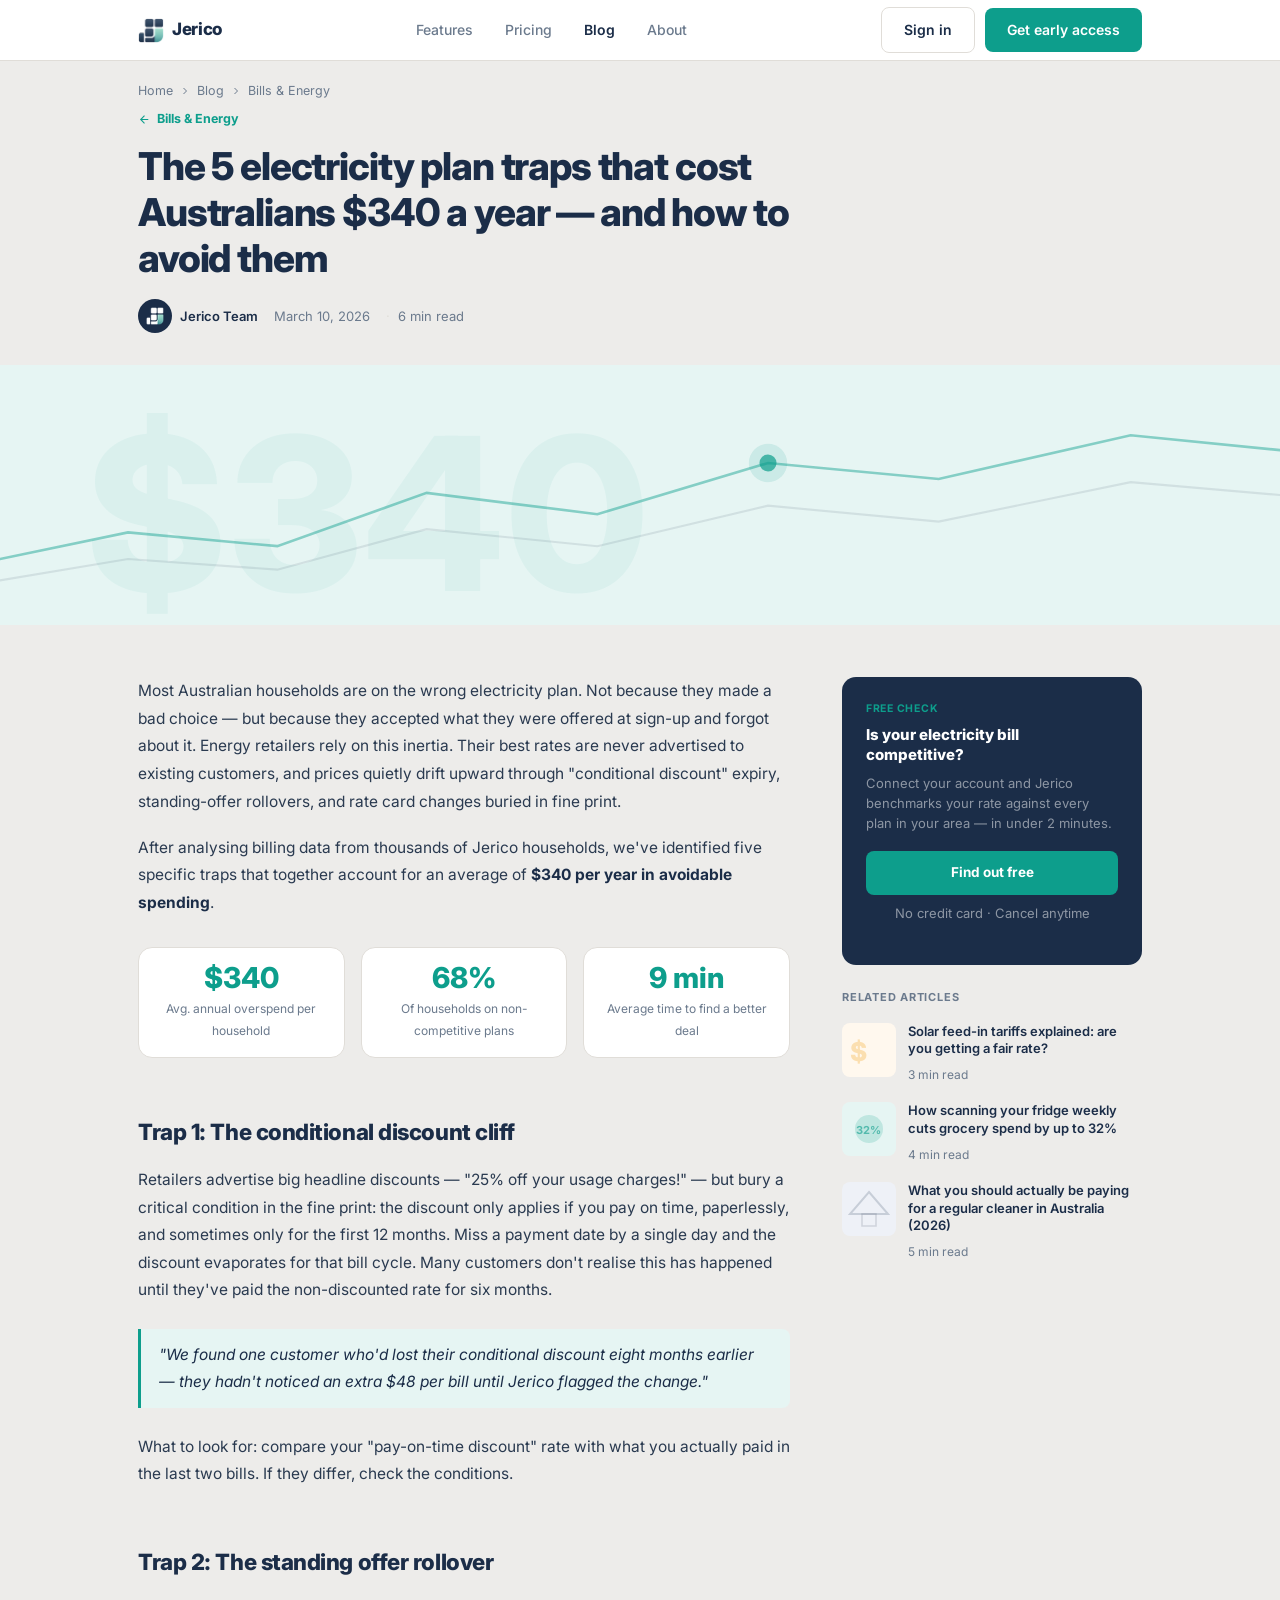
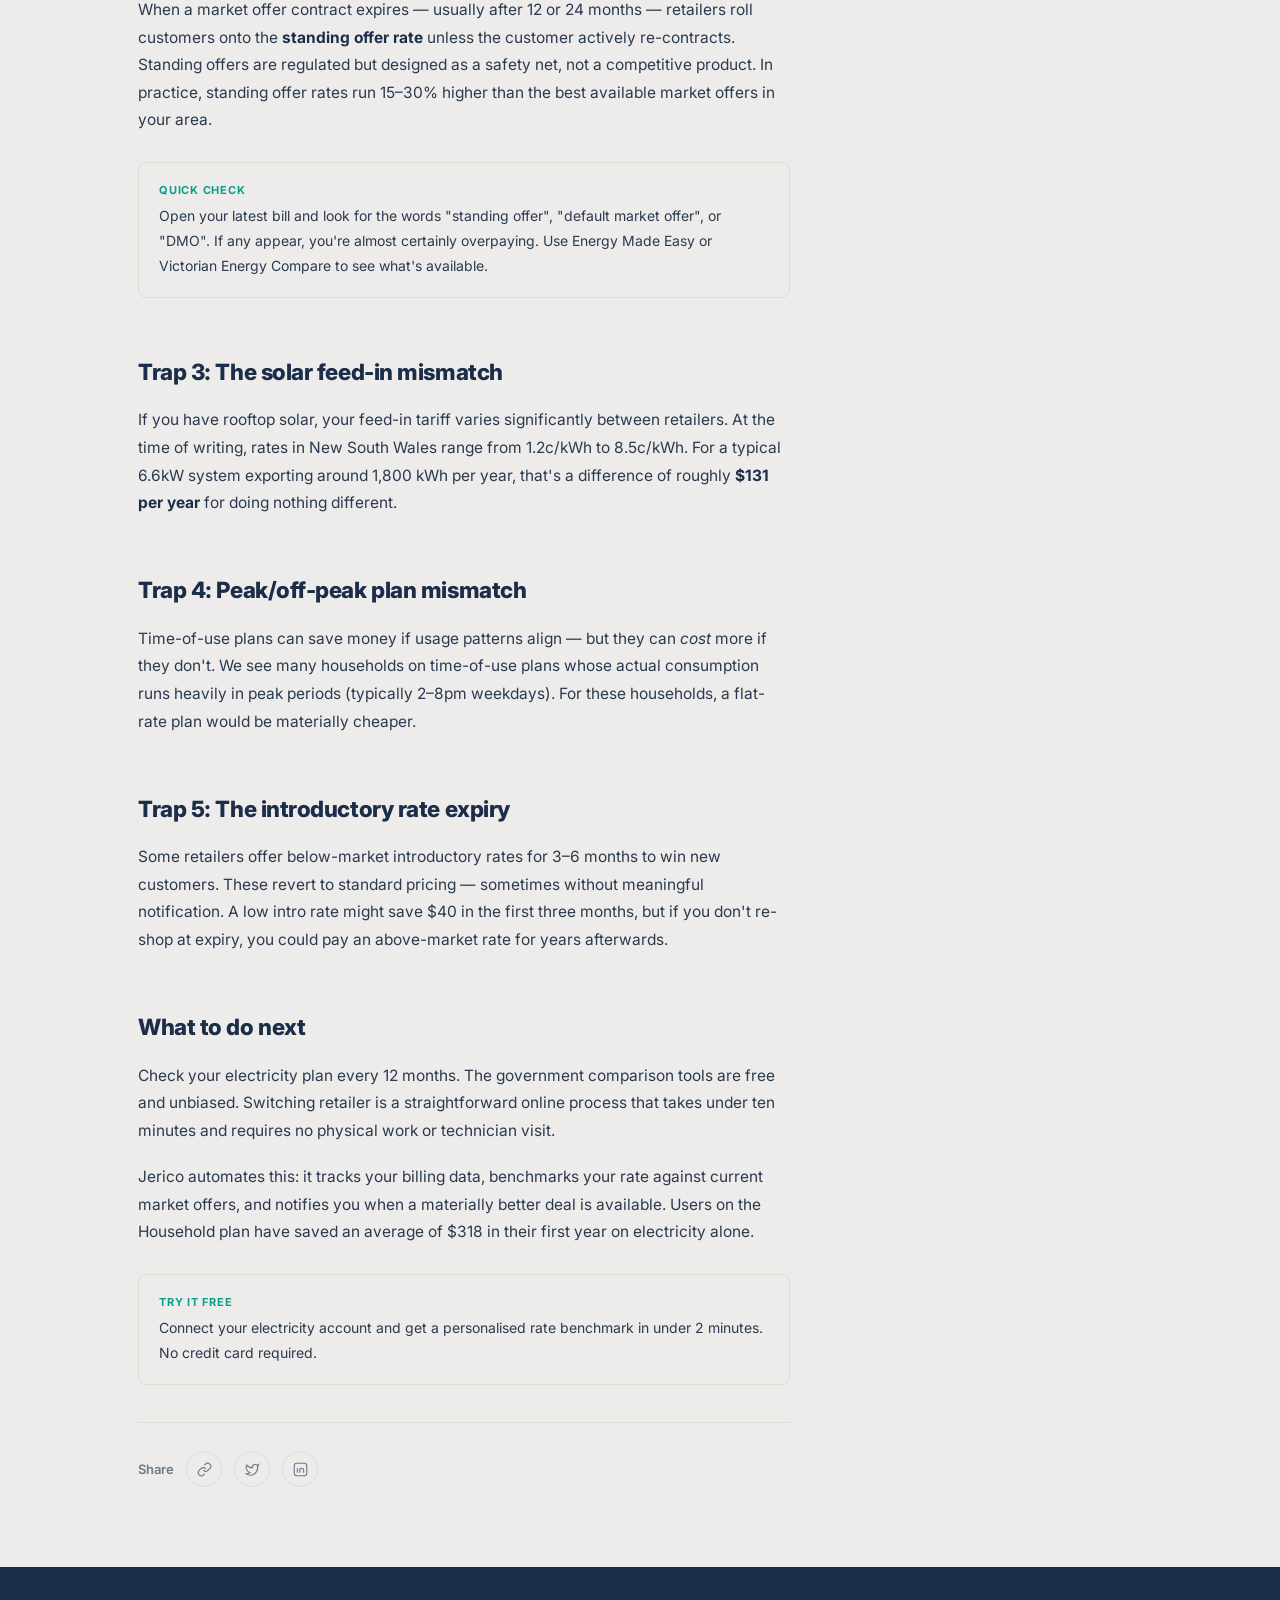
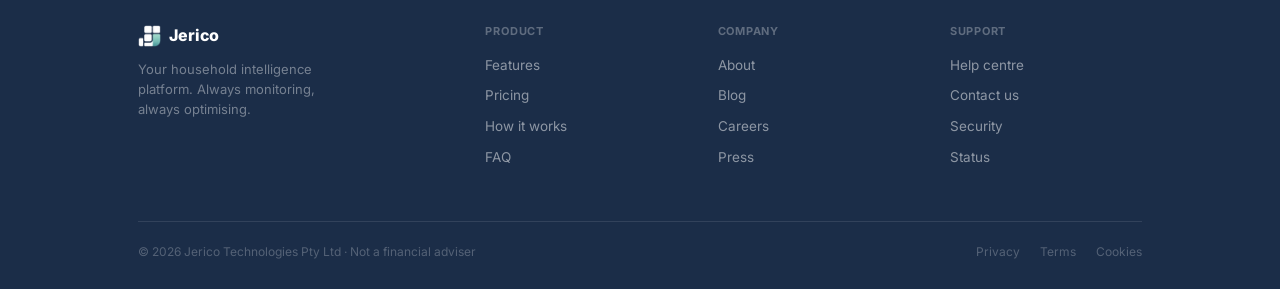
<file: blog-post.html>
<!DOCTYPE html>
<html lang="en">
<head>
<meta charset="UTF-8">
<meta name="viewport" content="width=device-width, initial-scale=1.0">
<title>5 electricity plan traps costing Australians $340/yr — Jerico Blog</title>
<link rel="preconnect" href="https://fonts.googleapis.com">
<link rel="preconnect" href="https://fonts.gstatic.com" crossorigin>
<link href="https://fonts.googleapis.com/css2?family=Inter:wght@400;500;600;700;800&display=swap" rel="stylesheet">
<link rel="stylesheet" href="style.css">
</head>
<body>

<nav class="nav">
  <div class="nav-inner">
    <a href="index.html" class="brand">
      <img src="[data-uri]" class="brand-icon" alt="Jerico">
      <span class="brand-name">Jerico</span>
    </a>
    <div class="nav-links">
      <a href="index.html#features">Features</a>
      <a href="index.html#pricing">Pricing</a>
      <a href="blog.html" class="active">Blog</a>
      <a href="index.html#about">About</a>
    </div>
    <div class="nav-ctas">
      <a href="../jerico-prototype.html" class="btn btn-outline">Sign in</a>
      <a href="index.html#cta" class="btn btn-teal">Get early access</a>
    </div>
  </div>
</nav>

<div class="post-hero-bg">
  <div class="wrap">
    <nav class="breadcrumb">
      <a href="index.html">Home</a>
      <svg width="12" height="12" fill="none" stroke="currentColor" stroke-width="2" viewBox="0 0 24 24"><path d="M9 18l6-6-6-6"/></svg>
      <a href="blog.html">Blog</a>
      <svg width="12" height="12" fill="none" stroke="currentColor" stroke-width="2" viewBox="0 0 24 24"><path d="M9 18l6-6-6-6"/></svg>
      <span>Bills &amp; Energy</span>
    </nav>
    <a href="blog.html" class="post-cat-link">
      <svg width="13" height="13" fill="none" stroke="currentColor" stroke-width="2" viewBox="0 0 24 24"><path d="M19 12H5M12 5l-7 7 7 7"/></svg>
      Bills &amp; Energy
    </a>
    <h1>The 5 electricity plan traps that cost Australians $340 a year — and how to avoid them</h1>
    <div class="post-meta">
      <div class="post-author">
        <div class="author-av">
          <img src="[data-uri]" style="height:18px;width:auto" alt="">
        </div>
        <span class="author-name">Jerico Team</span>
      </div>
      <time datetime="2026-03-10">March 10, 2026</time>
      <span class="post-read">6 min read</span>
    </div>
  </div>
</div>

<div class="post-visual">
  <svg viewBox="0 0 1200 260" preserveAspectRatio="xMidYMid slice" xmlns="http://www.w3.org/2000/svg">
    <rect width="1200" height="260" fill="#E6F5F3"/>
    <text x="80" y="220" font-family="Inter,sans-serif" font-weight="800" font-size="200" fill="#0D9E8C" opacity=".05">$340</text>
    <polyline points="0,190 120,165 260,178 400,128 560,148 720,100 880,115 1060,74 1200,88" fill="none" stroke="#0D9E8C" stroke-width="2.5" stroke-linecap="round" opacity=".45"/>
    <polyline points="0,210 120,190 260,200 400,162 560,178 720,140 880,155 1060,118 1200,130" fill="none" stroke="#1B2D48" stroke-width="2" stroke-linecap="round" opacity=".10"/>
    <circle cx="720" cy="100" r="8" fill="#0D9E8C" opacity=".7"/>
    <circle cx="720" cy="100" r="18" fill="#0D9E8C" opacity=".12"/>
  </svg>
</div>

<div class="wrap">
  <div class="post-layout">
    <article class="post-body">
      <p>Most Australian households are on the wrong electricity plan. Not because they made a bad choice — but because they accepted what they were offered at sign-up and forgot about it. Energy retailers rely on this inertia. Their best rates are never advertised to existing customers, and prices quietly drift upward through "conditional discount" expiry, standing-offer rollovers, and rate card changes buried in fine print.</p>
      <p>After analysing billing data from thousands of Jerico households, we've identified five specific traps that together account for an average of <strong>$340 per year in avoidable spending</strong>.</p>

      <div class="p-stats">
        <div class="p-stat"><div class="n">$340</div><div class="l">Avg. annual overspend per household</div></div>
        <div class="p-stat"><div class="n">68%</div><div class="l">Of households on non-competitive plans</div></div>
        <div class="p-stat"><div class="n">9 min</div><div class="l">Average time to find a better deal</div></div>
      </div>

      <h2>Trap 1: The conditional discount cliff</h2>
      <p>Retailers advertise big headline discounts — "25% off your usage charges!" — but bury a critical condition in the fine print: the discount only applies if you pay on time, paperlessly, and sometimes only for the first 12 months. Miss a payment date by a single day and the discount evaporates for that bill cycle. Many customers don't realise this has happened until they've paid the non-discounted rate for six months.</p>
      <blockquote>"We found one customer who'd lost their conditional discount eight months earlier — they hadn't noticed an extra $48 per bill until Jerico flagged the change."</blockquote>
      <p>What to look for: compare your "pay-on-time discount" rate with what you actually paid in the last two bills. If they differ, check the conditions.</p>

      <h2>Trap 2: The standing offer rollover</h2>
      <p>When a market offer contract expires — usually after 12 or 24 months — retailers roll customers onto the <strong>standing offer rate</strong> unless the customer actively re-contracts. Standing offers are regulated but designed as a safety net, not a competitive product. In practice, standing offer rates run 15–30% higher than the best available market offers in your area.</p>
      <div class="p-callout">
        <p><strong>Quick check</strong> Open your latest bill and look for the words "standing offer", "default market offer", or "DMO". If any appear, you're almost certainly overpaying. Use Energy Made Easy or Victorian Energy Compare to see what's available.</p>
      </div>

      <h2>Trap 3: The solar feed-in mismatch</h2>
      <p>If you have rooftop solar, your feed-in tariff varies significantly between retailers. At the time of writing, rates in New South Wales range from 1.2c/kWh to 8.5c/kWh. For a typical 6.6kW system exporting around 1,800 kWh per year, that's a difference of roughly <strong>$131 per year</strong> for doing nothing different.</p>

      <h2>Trap 4: Peak/off-peak plan mismatch</h2>
      <p>Time-of-use plans can save money if usage patterns align — but they can <em>cost</em> more if they don't. We see many households on time-of-use plans whose actual consumption runs heavily in peak periods (typically 2–8pm weekdays). For these households, a flat-rate plan would be materially cheaper.</p>

      <h2>Trap 5: The introductory rate expiry</h2>
      <p>Some retailers offer below-market introductory rates for 3–6 months to win new customers. These revert to standard pricing — sometimes without meaningful notification. A low intro rate might save $40 in the first three months, but if you don't re-shop at expiry, you could pay an above-market rate for years afterwards.</p>

      <h2>What to do next</h2>
      <p>Check your electricity plan every 12 months. The government comparison tools are free and unbiased. Switching retailer is a straightforward online process that takes under ten minutes and requires no physical work or technician visit.</p>
      <p>Jerico automates this: it tracks your billing data, benchmarks your rate against current market offers, and notifies you when a materially better deal is available. Users on the Household plan have saved an average of $318 in their first year on electricity alone.</p>
      <div class="p-callout">
        <p><strong>Try it free</strong> Connect your electricity account and get a personalised rate benchmark in under 2 minutes. No credit card required.</p>
      </div>

      <div class="post-share">
        <span>Share</span>
        <button class="share-btn" title="Copy link" onclick="navigator.clipboard.writeText(window.location.href)">
          <svg viewBox="0 0 24 24"><path d="M10 13a5 5 0 007.54.54l3-3a5 5 0 00-7.07-7.07l-1.72 1.71"/><path d="M14 11a5 5 0 00-7.54-.54l-3 3a5 5 0 007.07 7.07l1.71-1.71"/></svg>
        </button>
        <button class="share-btn" title="Share on Twitter">
          <svg viewBox="0 0 24 24"><path d="M22 4s-.7 2.1-2 3.4c1.6 10-9.4 17.3-18 11.6 2.2.1 4.4-.6 6-2C3 15.5.5 9.6 3 5c2.2 2.7 5.4 4.3 9 4-.9-4.2 4-6.6 7-3.8 1.1 0 3-1.2 3-1.2z"/></svg>
        </button>
        <button class="share-btn" title="Share on LinkedIn">
          <svg viewBox="0 0 24 24"><rect x="2" y="2" width="20" height="20" rx="4"/><path d="M7 10v7M7 7v.01"/><path d="M11 10v7m0-4a3 3 0 016 0v4"/></svg>
        </button>
      </div>
    </article>

    <aside class="sidebar">
      <div class="sidebar-cta">
        <span class="s-badge">Free check</span>
        <h4>Is your electricity bill competitive?</h4>
        <p>Connect your account and Jerico benchmarks your rate against every plan in your area — in under 2 minutes.</p>
        <a href="index.html#cta" class="s-cta-btn">Find out free</a>
        <p class="s-note">No credit card · Cancel anytime</p>
      </div>
      <div class="sidebar-rel">
        <h5>Related articles</h5>
        <a href="blog-post.html" class="rel-item" style="text-decoration:none">
          <div class="rel-thumb">
            <svg viewBox="0 0 54 54"><rect width="54" height="54" fill="#FFF8EE"/><text x="8" y="38" font-size="26" font-family="Inter,sans-serif" font-weight="800" fill="#f5a623" opacity=".3">$</text></svg>
          </div>
          <div>
            <h6>Solar feed-in tariffs explained: are you getting a fair rate?</h6>
            <span>3 min read</span>
          </div>
        </a>
        <a href="blog-post.html" class="rel-item" style="text-decoration:none">
          <div class="rel-thumb">
            <svg viewBox="0 0 54 54"><rect width="54" height="54" fill="#E6F5F3"/><circle cx="27" cy="27" r="14" fill="#0D9E8C" opacity=".18"/><text x="14" y="32" font-size="11" font-family="Inter,sans-serif" font-weight="700" fill="#0D9E8C" opacity=".6">32%</text></svg>
          </div>
          <div>
            <h6>How scanning your fridge weekly cuts grocery spend by up to 32%</h6>
            <span>4 min read</span>
          </div>
        </a>
        <a href="blog-post.html" class="rel-item" style="text-decoration:none">
          <div class="rel-thumb">
            <svg viewBox="0 0 54 54"><rect width="54" height="54" fill="#EEF1F7"/><polygon points="27,10 46,32 8,32" fill="none" stroke="#1B2D48" stroke-width="2" opacity=".18"/><rect x="20" y="32" width="14" height="12" fill="none" stroke="#1B2D48" stroke-width="1.5" opacity=".15"/></svg>
          </div>
          <div>
            <h6>What you should actually be paying for a regular cleaner in Australia (2026)</h6>
            <span>5 min read</span>
          </div>
        </a>
      </div>
    </aside>
  </div>
</div>

<footer class="footer">
  <div class="wrap">
    <div class="footer-grid">
      <div>
        <div class="footer-brand-row">
          <img src="[data-uri]" class="footer-brand-icon" alt="Jerico">
          <span class="footer-brand-name">Jerico</span>
        </div>
        <p class="footer-tagline">Your household intelligence platform. Always monitoring, always optimising.</p>
      </div>
      <div class="footer-col">
        <h4>Product</h4>
        <a href="index.html#features">Features</a>
        <a href="index.html#pricing">Pricing</a>
        <a href="index.html#how">How it works</a>
        <a href="index.html#faq">FAQ</a>
      </div>
      <div class="footer-col">
        <h4>Company</h4>
        <a href="index.html#about">About</a>
        <a href="blog.html">Blog</a>
        <a href="#">Careers</a>
        <a href="#">Press</a>
      </div>
      <div class="footer-col">
        <h4>Support</h4>
        <a href="#">Help centre</a>
        <a href="#">Contact us</a>
        <a href="#">Security</a>
        <a href="#">Status</a>
      </div>
    </div>
    <div class="footer-btm">
      <span class="footer-copy">&copy; 2026 Jerico Technologies Pty Ltd · Not a financial adviser</span>
      <div class="footer-legal">
        <a href="#">Privacy</a>
        <a href="#">Terms</a>
        <a href="#">Cookies</a>
      </div>
    </div>
  </div>
</footer>

<script>
window.addEventListener('scroll', function(){
  document.querySelector('.nav').classList.toggle('scrolled', window.scrollY > 10);
});
</script>
</body>
</html>
</file>
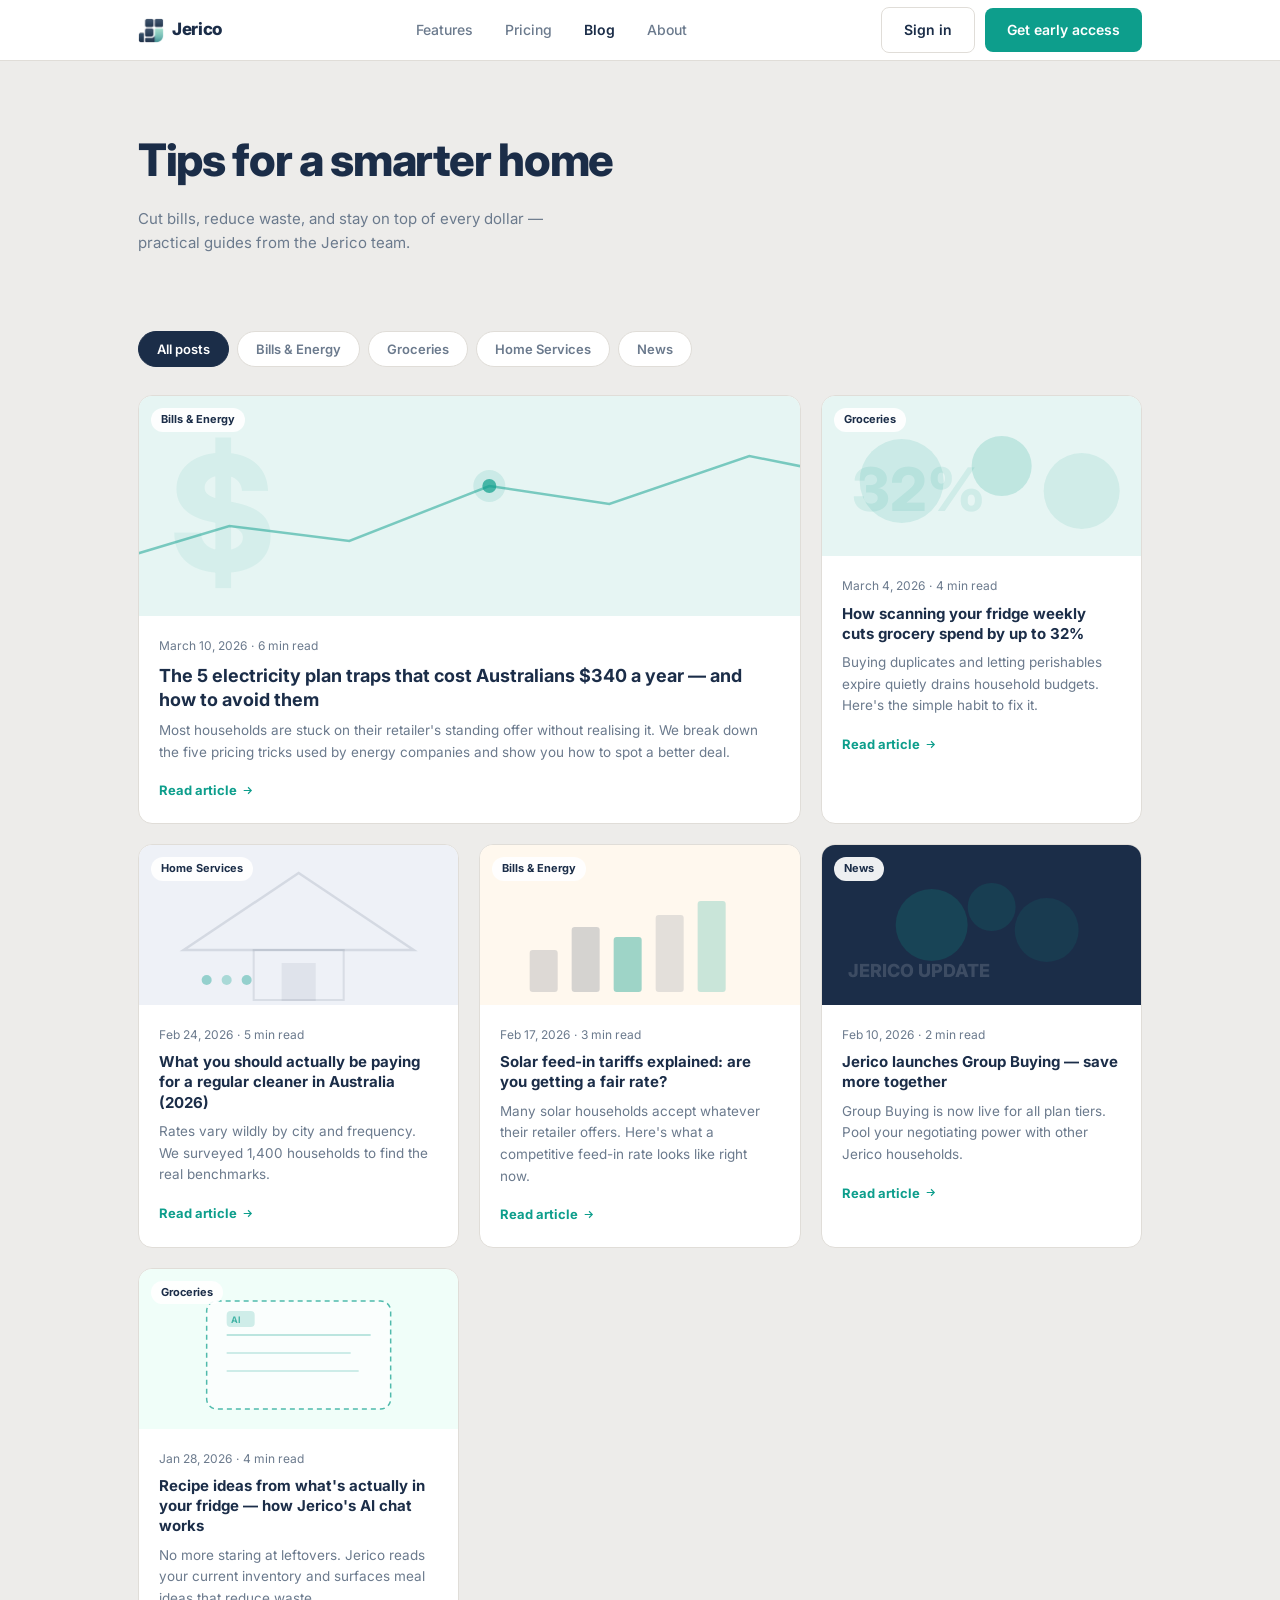
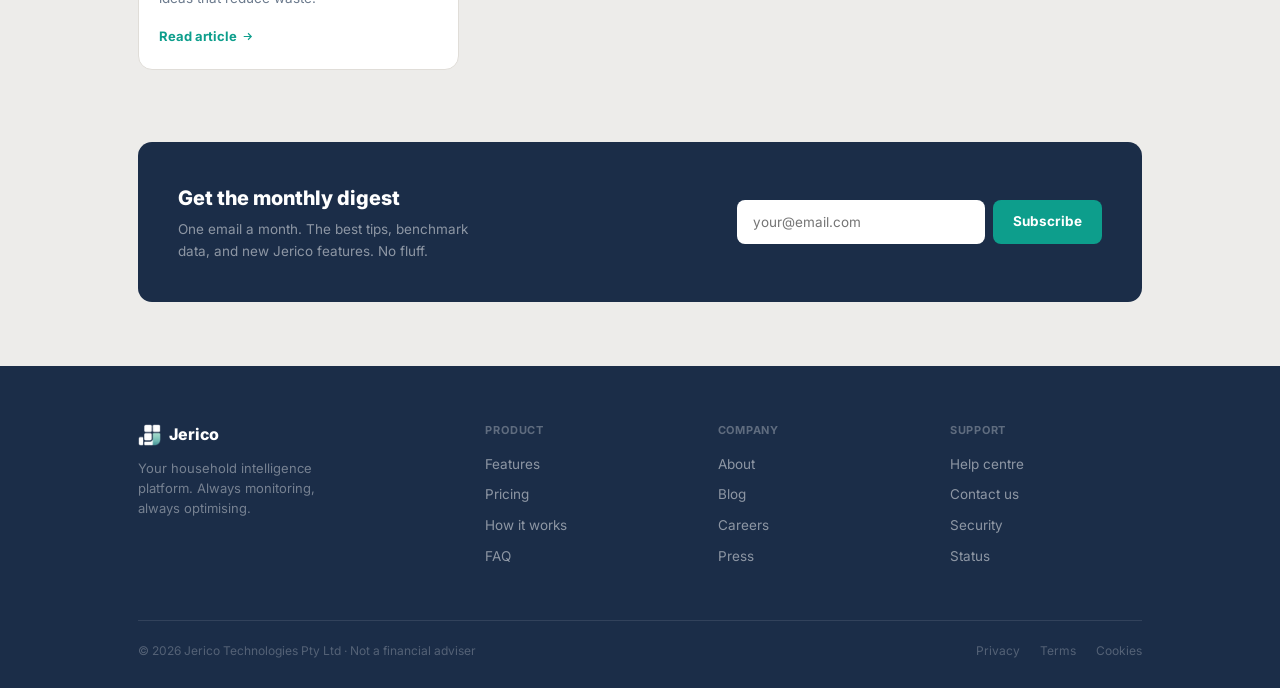
<file: blog.html>
<!DOCTYPE html>
<html lang="en">
<head>
<meta charset="UTF-8">
<meta name="viewport" content="width=device-width, initial-scale=1.0">
<title>Blog — Jerico</title>
<meta name="description" content="Tips on bills, energy, groceries, and home services. Save more every month with Jerico.">
<link rel="preconnect" href="https://fonts.googleapis.com">
<link rel="preconnect" href="https://fonts.gstatic.com" crossorigin>
<link href="https://fonts.googleapis.com/css2?family=Inter:wght@400;500;600;700;800&display=swap" rel="stylesheet">
<link rel="stylesheet" href="style.css">
</head>
<body>

<nav class="nav">
  <div class="nav-inner">
    <a href="index.html" class="brand">
      <img src="[data-uri]" class="brand-icon" alt="Jerico">
      <span class="brand-name">Jerico</span>
    </a>
    <div class="nav-links">
      <a href="index.html#features">Features</a>
      <a href="index.html#pricing">Pricing</a>
      <a href="blog.html" class="active">Blog</a>
      <a href="index.html#about">About</a>
    </div>
    <div class="nav-ctas">
      <a href="../jerico-prototype.html" class="btn btn-outline">Sign in</a>
      <a href="index.html#cta" class="btn btn-teal">Get early access</a>
    </div>
  </div>
</nav>

<div class="blog-hero">
  <div class="wrap">
    <h1>Tips for a smarter home</h1>
    <p>Cut bills, reduce waste, and stay on top of every dollar — practical guides from the Jerico team.</p>
  </div>
</div>

<div class="wrap">
  <div class="filter-bar" id="filterBar">
    <button class="pill active" onclick="filterCat('all',this)">All posts</button>
    <button class="pill" onclick="filterCat('bills',this)">Bills &amp; Energy</button>
    <button class="pill" onclick="filterCat('groceries',this)">Groceries</button>
    <button class="pill" onclick="filterCat('home',this)">Home Services</button>
    <button class="pill" onclick="filterCat('news',this)">News</button>
  </div>

  <div class="article-grid" id="grid">

    <!-- Featured -->
    <article class="art-card featured" data-cat="bills">
      <div class="art-visual">
        <svg viewBox="0 0 680 220" preserveAspectRatio="xMidYMid slice" xmlns="http://www.w3.org/2000/svg">
          <rect width="680" height="220" fill="#E6F5F3"/>
          <text x="40" y="175" font-family="Inter,sans-serif" font-weight="800" font-size="160" fill="#0D9E8C" opacity=".07">$</text>
          <polyline points="0,160 100,130 220,145 360,90 480,108 620,60 680,72" fill="none" stroke="#0D9E8C" stroke-width="2.5" stroke-linecap="round" opacity=".5"/>
          <circle cx="360" cy="90" r="7" fill="#0D9E8C" opacity=".7"/>
          <circle cx="360" cy="90" r="16" fill="#0D9E8C" opacity=".12"/>
        </svg>
        <span class="art-cat">Bills &amp; Energy</span>
      </div>
      <div class="art-body">
        <div class="art-meta"><span>March 10, 2026</span><span class="dot">6 min read</span></div>
        <h3>The 5 electricity plan traps that cost Australians $340 a year — and how to avoid them</h3>
        <p>Most households are stuck on their retailer's standing offer without realising it. We break down the five pricing tricks used by energy companies and show you how to spot a better deal.</p>
        <a href="blog-post.html" class="art-link">Read article <svg viewBox="0 0 24 24"><path d="M5 12h14M13 6l6 6-6 6"/></svg></a>
      </div>
    </article>

    <!-- Card 2 -->
    <article class="art-card" data-cat="groceries">
      <div class="art-visual">
        <svg viewBox="0 0 360 160" preserveAspectRatio="xMidYMid slice" xmlns="http://www.w3.org/2000/svg">
          <rect width="360" height="160" fill="#E6F5F3"/>
          <circle cx="100" cy="85" r="42" fill="#0D9E8C" opacity=".12"/>
          <circle cx="200" cy="70" r="30" fill="#0D9E8C" opacity=".18"/>
          <circle cx="280" cy="95" r="38" fill="#0D9E8C" opacity=".10"/>
          <text x="50" y="115" font-family="Inter,sans-serif" font-weight="800" font-size="60" fill="#0D9E8C" opacity=".10">32%</text>
        </svg>
        <span class="art-cat">Groceries</span>
      </div>
      <div class="art-body">
        <div class="art-meta"><span>March 4, 2026</span><span class="dot">4 min read</span></div>
        <h3>How scanning your fridge weekly cuts grocery spend by up to 32%</h3>
        <p>Buying duplicates and letting perishables expire quietly drains household budgets. Here's the simple habit to fix it.</p>
        <a href="blog-post.html" class="art-link">Read article <svg viewBox="0 0 24 24"><path d="M5 12h14M13 6l6 6-6 6"/></svg></a>
      </div>
    </article>

    <!-- Card 3 -->
    <article class="art-card" data-cat="home">
      <div class="art-visual">
        <svg viewBox="0 0 360 160" preserveAspectRatio="xMidYMid slice" xmlns="http://www.w3.org/2000/svg">
          <rect width="360" height="160" fill="#EEF1F7"/>
          <polygon points="180,28 295,105 65,105" fill="none" stroke="#1B2D48" stroke-width="2.5" opacity=".12"/>
          <rect x="135" y="105" width="90" height="50" fill="none" stroke="#1B2D48" stroke-width="2" opacity=".10"/>
          <rect x="163" y="118" width="34" height="38" fill="#1B2D48" opacity=".07"/>
          <circle cx="88" cy="135" r="5" fill="#0D9E8C" opacity=".4"/>
          <circle cx="108" cy="135" r="5" fill="#0D9E8C" opacity=".3"/>
          <circle cx="128" cy="135" r="5" fill="#0D9E8C" opacity=".4"/>
        </svg>
        <span class="art-cat">Home Services</span>
      </div>
      <div class="art-body">
        <div class="art-meta"><span>Feb 24, 2026</span><span class="dot">5 min read</span></div>
        <h3>What you should actually be paying for a regular cleaner in Australia (2026)</h3>
        <p>Rates vary wildly by city and frequency. We surveyed 1,400 households to find the real benchmarks.</p>
        <a href="blog-post.html" class="art-link">Read article <svg viewBox="0 0 24 24"><path d="M5 12h14M13 6l6 6-6 6"/></svg></a>
      </div>
    </article>

    <!-- Card 4 -->
    <article class="art-card" data-cat="bills">
      <div class="art-visual">
        <svg viewBox="0 0 360 160" preserveAspectRatio="xMidYMid slice" xmlns="http://www.w3.org/2000/svg">
          <rect width="360" height="160" fill="#FFF8EE"/>
          <rect x="70" y="105" width="28" height="42" rx="3" fill="#1B2D48" opacity=".15"/>
          <rect x="112" y="82" width="28" height="65" rx="3" fill="#1B2D48" opacity=".18"/>
          <rect x="154" y="92" width="28" height="55" rx="3" fill="#0D9E8C" opacity=".4"/>
          <rect x="196" y="70" width="28" height="77" rx="3" fill="#1B2D48" opacity=".12"/>
          <rect x="238" y="56" width="28" height="91" rx="3" fill="#0D9E8C" opacity=".22"/>
        </svg>
        <span class="art-cat">Bills &amp; Energy</span>
      </div>
      <div class="art-body">
        <div class="art-meta"><span>Feb 17, 2026</span><span class="dot">3 min read</span></div>
        <h3>Solar feed-in tariffs explained: are you getting a fair rate?</h3>
        <p>Many solar households accept whatever their retailer offers. Here's what a competitive feed-in rate looks like right now.</p>
        <a href="blog-post.html" class="art-link">Read article <svg viewBox="0 0 24 24"><path d="M5 12h14M13 6l6 6-6 6"/></svg></a>
      </div>
    </article>

    <!-- Card 5 -->
    <article class="art-card" data-cat="news">
      <div class="art-visual">
        <svg viewBox="0 0 360 160" preserveAspectRatio="xMidYMid slice" xmlns="http://www.w3.org/2000/svg">
          <rect width="360" height="160" fill="#1B2D48"/>
          <circle cx="130" cy="80" r="36" fill="#0D9E8C" opacity=".2"/>
          <circle cx="190" cy="62" r="24" fill="#0D9E8C" opacity=".15"/>
          <circle cx="245" cy="85" r="32" fill="#0D9E8C" opacity=".12"/>
          <text x="46" y="132" font-family="Inter,sans-serif" font-weight="800" font-size="18" fill="#fff" opacity=".15">JERICO UPDATE</text>
        </svg>
        <span class="art-cat">News</span>
      </div>
      <div class="art-body">
        <div class="art-meta"><span>Feb 10, 2026</span><span class="dot">2 min read</span></div>
        <h3>Jerico launches Group Buying — save more together</h3>
        <p>Group Buying is now live for all plan tiers. Pool your negotiating power with other Jerico households.</p>
        <a href="blog-post.html" class="art-link">Read article <svg viewBox="0 0 24 24"><path d="M5 12h14M13 6l6 6-6 6"/></svg></a>
      </div>
    </article>

    <!-- Card 6 -->
    <article class="art-card" data-cat="groceries">
      <div class="art-visual">
        <svg viewBox="0 0 360 160" preserveAspectRatio="xMidYMid slice" xmlns="http://www.w3.org/2000/svg">
          <rect width="360" height="160" fill="#F0FEF9"/>
          <rect x="88" y="32" width="184" height="108" rx="10" fill="#fff" opacity=".7" stroke="#0D9E8C" stroke-width="1.5" stroke-dasharray="5,4"/>
          <line x1="108" y1="66" x2="252" y2="66" stroke="#0D9E8C" stroke-width="1.5" opacity=".35"/>
          <line x1="108" y1="84" x2="232" y2="84" stroke="#0D9E8C" stroke-width="1.5" opacity=".25"/>
          <line x1="108" y1="102" x2="240" y2="102" stroke="#0D9E8C" stroke-width="1.5" opacity=".25"/>
          <rect x="108" y="42" width="28" height="16" rx="4" fill="#0D9E8C" opacity=".18"/>
          <text x="112" y="54" font-family="Inter,sans-serif" font-size="9" font-weight="700" fill="#0D9E8C" opacity=".7">AI</text>
        </svg>
        <span class="art-cat">Groceries</span>
      </div>
      <div class="art-body">
        <div class="art-meta"><span>Jan 28, 2026</span><span class="dot">4 min read</span></div>
        <h3>Recipe ideas from what's actually in your fridge — how Jerico's AI chat works</h3>
        <p>No more staring at leftovers. Jerico reads your current inventory and surfaces meal ideas that reduce waste.</p>
        <a href="blog-post.html" class="art-link">Read article <svg viewBox="0 0 24 24"><path d="M5 12h14M13 6l6 6-6 6"/></svg></a>
      </div>
    </article>

  </div>

  <div class="blog-nl">
    <div>
      <h3>Get the monthly digest</h3>
      <p>One email a month. The best tips, benchmark data, and new Jerico features. No fluff.</p>
    </div>
    <form class="nl-form" onsubmit="return false">
      <input type="email" placeholder="your@email.com">
      <button type="submit">Subscribe</button>
    </form>
  </div>
</div>

<footer class="footer">
  <div class="wrap">
    <div class="footer-grid">
      <div>
        <div class="footer-brand-row">
          <img src="[data-uri]" class="footer-brand-icon" alt="Jerico">
          <span class="footer-brand-name">Jerico</span>
        </div>
        <p class="footer-tagline">Your household intelligence platform. Always monitoring, always optimising.</p>
      </div>
      <div class="footer-col">
        <h4>Product</h4>
        <a href="index.html#features">Features</a>
        <a href="index.html#pricing">Pricing</a>
        <a href="index.html#how">How it works</a>
        <a href="index.html#faq">FAQ</a>
      </div>
      <div class="footer-col">
        <h4>Company</h4>
        <a href="index.html#about">About</a>
        <a href="blog.html">Blog</a>
        <a href="#">Careers</a>
        <a href="#">Press</a>
      </div>
      <div class="footer-col">
        <h4>Support</h4>
        <a href="#">Help centre</a>
        <a href="#">Contact us</a>
        <a href="#">Security</a>
        <a href="#">Status</a>
      </div>
    </div>
    <div class="footer-btm">
      <span class="footer-copy">&copy; 2026 Jerico Technologies Pty Ltd · Not a financial adviser</span>
      <div class="footer-legal">
        <a href="#">Privacy</a>
        <a href="#">Terms</a>
        <a href="#">Cookies</a>
      </div>
    </div>
  </div>
</footer>

<script>
window.addEventListener('scroll', function(){
  document.querySelector('.nav').classList.toggle('scrolled', window.scrollY > 10);
});
function filterCat(cat, btn) {
  document.querySelectorAll('.pill').forEach(function(p){ p.classList.remove('active'); });
  btn.classList.add('active');
  document.querySelectorAll('.art-card[data-cat]').forEach(function(c){
    c.classList.toggle('hidden', cat !== 'all' && c.dataset.cat !== cat);
  });
}
</script>
</body>
</html>
</file>
<file: style.css>
/* ============================================================
   JERICO — Marketing Site  |  style.css
   Warm-gray bg · White cards · Navy + Teal · Inter
   ============================================================ */

:root {
  --bg:       #EDECEA;
  --white:    #FFFFFF;
  --navy:     #1B2D48;
  --navy-dk:  #111E30;
  --teal:     #0D9E8C;
  --teal-dk:  #0A8878;
  --teal-lt:  #E6F5F3;
  --muted:    #6B7A8D;
  --border:   #E0DDD8;
  --radius:   14px;
  --shadow:   0 2px 12px rgba(27,45,72,.07);
  --shadow-md:0 8px 32px rgba(27,45,72,.11);
  --ff:       'Inter', -apple-system, sans-serif;
}

*, *::before, *::after { box-sizing: border-box; margin: 0; padding: 0; }
html  { font-size: 16px; scroll-behavior: smooth; }
body  { font-family: var(--ff); color: var(--navy); background: var(--bg);
        line-height: 1.6; -webkit-font-smoothing: antialiased; }
img   { display: block; max-width: 100%; }
a     { color: inherit; text-decoration: none; }
button { cursor: pointer; border: none; background: none; font: inherit; }
input  { font-family: var(--ff); }

/* LAYOUT */
.wrap { width: 100%; max-width: 1100px; margin: 0 auto; padding: 0 24px; }
@media(min-width:768px){ .wrap { padding: 0 48px; } }

/* BUTTONS */
.btn { display: inline-flex; align-items: center; gap: 8px; border-radius: 8px;
  font-family: var(--ff); font-weight: 600; font-size: 14px; padding: 11px 22px;
  transition: all .18s; white-space: nowrap; border: none; cursor: pointer; }
.btn-teal  { background: var(--teal); color: #fff; }
.btn-teal:hover  { background: var(--teal-dk); transform: translateY(-1px);
  box-shadow: 0 6px 20px rgba(13,158,140,.28); }
.btn-navy  { background: var(--navy); color: #fff; }
.btn-navy:hover  { background: var(--navy-dk); }
.btn-outline { background: transparent; color: var(--navy);
  border: 1.5px solid var(--border); }
.btn-outline:hover { border-color: var(--teal); color: var(--teal); }
.btn-lg { padding: 13px 28px; font-size: 15px; border-radius: 10px; }

/* FORM */
.field { padding: 12px 16px; border: 1.5px solid var(--border); border-radius: 8px;
  font-size: 14px; outline: none; background: #fff; color: var(--navy);
  transition: border-color .15s; width: 100%; }
.field::placeholder { color: #aab1bb; }
.field:focus { border-color: var(--teal); }

/* NAV */
.nav { position: sticky; top: 0; z-index: 200; background: rgba(255,255,255,.97);
  backdrop-filter: blur(10px); border-bottom: 1px solid var(--border); }
.nav-inner { max-width: 1100px; margin: 0 auto; padding: 0 24px;
  display: flex; align-items: center; justify-content: space-between; height: 60px; }
@media(min-width:768px){ .nav-inner { padding: 0 48px; } }
.brand { display: flex; align-items: center; gap: 8px; }
.brand-icon { height: 25px; width: auto; }
.brand-name { font-weight: 800; font-size: 17px; color: var(--navy); letter-spacing: -.3px; }
.nav-links { display: none; gap: 32px; }
@media(min-width:820px){ .nav-links { display: flex; } }
.nav-links a { font-size: 14px; font-weight: 500; color: var(--muted); transition: color .15s; }
.nav-links a:hover, .nav-links a.active { color: var(--navy); font-weight: 600; }
.nav-ctas { display: flex; gap: 10px; align-items: center; }
.nav.scrolled { box-shadow: 0 2px 16px rgba(27,45,72,.08); }

/* SECTION HEAD */
.section-head { text-align: center; margin-bottom: 52px; }
.section-head h2 { font-size: clamp(1.8rem,4vw,2.6rem); font-weight: 800;
  color: var(--navy); letter-spacing: -.03em; margin-bottom: 10px; }
.section-head p { font-size: 15px; color: var(--muted); max-width: 440px; margin: 0 auto; }

/* HERO */
.hero { background: var(--bg); padding: 80px 0 72px; }
.hero-inner { display: grid; grid-template-columns: 1fr; gap: 48px; align-items: center; }
@media(min-width:900px){ .hero-inner { grid-template-columns: 1fr 1fr; gap: 56px; } }
.hero h1 { font-size: clamp(2.4rem,5.5vw,3.8rem); font-weight: 800; color: var(--navy);
  line-height: 1.08; letter-spacing: -.04em; margin-bottom: 18px; }
.hero-sub { font-size: 16px; color: var(--muted); line-height: 1.7;
  max-width: 400px; margin-bottom: 28px; }
.hero-form { display: flex; gap: 10px; flex-wrap: wrap; margin-bottom: 12px; }
.hero-form .field { flex: 1; min-width: 200px; }
.hero-trust { font-size: 12.5px; color: var(--muted); }

/* SAVINGS CARD */
.savings-card { background: #fff; border-radius: var(--radius); padding: 24px;
  box-shadow: var(--shadow-md); }
.sc-head { display: flex; justify-content: space-between; align-items: center;
  margin-bottom: 4px; }
.sc-head h3 { font-size: 13.5px; font-weight: 600; color: var(--navy); }
.sc-period { font-size: 12px; color: var(--muted); }
.sc-total { font-size: 3rem; font-weight: 800; color: var(--teal);
  line-height: 1; margin-bottom: 3px; letter-spacing: -.04em; }
.sc-sublabel { font-size: 12.5px; color: var(--muted); margin-bottom: 20px; }
.sc-rows { display: flex; flex-direction: column; gap: 13px; margin-bottom: 20px; }
.sc-row-labels { display: flex; justify-content: space-between; margin-bottom: 5px; }
.sc-row-labels span { font-size: 13px; color: var(--navy); }
.sc-row-labels span:last-child { font-weight: 600; }
.sc-bar { height: 5px; background: var(--border); border-radius: 99px; overflow: hidden; }
.sc-fill { height: 100%; background: var(--teal); border-radius: 99px; }

/* STATS */
.stats-bar { background: #fff; padding: 52px 0; border-bottom: 1px solid var(--border); }
.stats-headline { text-align: center; font-size: 15px; font-weight: 600;
  color: var(--navy); margin-bottom: 40px; }
.stats-grid { display: grid; grid-template-columns: repeat(3,1fr);
  gap: 24px; max-width: 600px; margin: 0 auto; }
.stat-item { text-align: center; }
.stat-icon { width: 44px; height: 44px; border-radius: 50%; background: var(--teal-lt);
  display: flex; align-items: center; justify-content: center; margin: 0 auto 12px; }
.stat-icon svg { stroke: var(--teal); width: 20px; height: 20px; fill: none; stroke-width: 1.8; }
.stat-num { font-size: 1.85rem; font-weight: 800; color: var(--navy);
  letter-spacing: -.03em; line-height: 1; margin-bottom: 5px; }
.stat-lbl { font-size: 12.5px; color: var(--muted); }

/* HOW IT WORKS */
.how { background: var(--bg); padding: 88px 0; }
.steps-grid { display: grid; grid-template-columns: 1fr; gap: 40px; }
@media(min-width:680px){ .steps-grid { grid-template-columns: repeat(3,1fr); gap: 32px; } }
.step-num { font-size: 3.2rem; font-weight: 800; color: #CCDAD7;
  line-height: 1; margin-bottom: 14px; letter-spacing: -.04em; }
.step-icon { width: 40px; height: 40px; border-radius: 8px; background: var(--teal-lt);
  display: flex; align-items: center; justify-content: center; margin-bottom: 14px; }
.step-icon svg { stroke: var(--teal); width: 18px; height: 18px; fill: none; stroke-width: 1.8; }
.step h3 { font-size: 15px; font-weight: 700; color: var(--navy); margin-bottom: 8px; }
.step p  { font-size: 14px; color: var(--muted); line-height: 1.65; }

/* FEATURES */
.features { background: #fff; padding: 88px 0; }
.features-grid { display: grid; grid-template-columns: 1fr; gap: 16px; }
@media(min-width:600px){ .features-grid { grid-template-columns: repeat(2,1fr); } }
@media(min-width:900px){ .features-grid { grid-template-columns: repeat(3,1fr); } }
.feat-card { background: #fff; border: 1.5px solid var(--border); border-radius: var(--radius);
  padding: 24px; transition: box-shadow .18s, transform .18s; }
.feat-card:hover { box-shadow: var(--shadow-md); transform: translateY(-2px); }
.feat-icon { width: 38px; height: 38px; border-radius: 8px; background: var(--teal-lt);
  display: flex; align-items: center; justify-content: center; margin-bottom: 14px; }
.feat-icon svg { stroke: var(--teal); width: 18px; height: 18px; fill: none; stroke-width: 1.8; }
.feat-card h3 { font-size: 14.5px; font-weight: 700; color: var(--navy); margin-bottom: 7px; }
.feat-card p  { font-size: 13.5px; color: var(--muted); line-height: 1.65; }

/* PRICING */
.pricing { background: var(--bg); padding: 88px 0; }
.toggle-row { display: flex; align-items: center; justify-content: center;
  gap: 12px; margin-bottom: 44px; }
.toggle-lbl { font-size: 13.5px; font-weight: 500; color: var(--muted); }
.toggle-lbl.on { color: var(--navy); font-weight: 600; }
.tog { position: relative; display: inline-block; width: 42px; height: 23px; cursor: pointer; }
.tog input { opacity: 0; width: 0; height: 0; position: absolute; }
.tog-track { position: absolute; inset: 0; background: var(--teal); border-radius: 99px; transition: background .2s; }
.tog input:not(:checked) ~ .tog-track { background: var(--border); }
.tog-thumb { position: absolute; top: 3px; left: 3px; width: 17px; height: 17px;
  background: #fff; border-radius: 50%; transition: transform .2s; }
.tog input:checked ~ .tog-thumb { transform: translateX(19px); }
.plans-grid { display: grid; grid-template-columns: 1fr; gap: 20px;
  max-width: 860px; margin: 0 auto; }
@media(min-width:680px){ .plans-grid { grid-template-columns: repeat(3,1fr); } }
.plan { background: #fff; border: 1.5px solid var(--border); border-radius: var(--radius);
  padding: 28px 24px; position: relative; }
.plan.popular { border-color: var(--teal); box-shadow: 0 0 0 2px var(--teal); }
.popular-tag { position: absolute; top: -12px; left: 50%; transform: translateX(-50%);
  background: var(--teal); color: #fff; font-size: 11px; font-weight: 700;
  padding: 3px 14px; border-radius: 99px; white-space: nowrap; }
.plan-name { font-size: 12px; font-weight: 700; color: var(--muted);
  text-transform: uppercase; letter-spacing: .07em; margin-bottom: 8px; }
.plan-price { display: flex; align-items: baseline; gap: 3px; margin-bottom: 4px; }
.plan-price .amount { font-size: 2.4rem; font-weight: 800; color: var(--navy); letter-spacing: -.04em; }
.plan-price .per { font-size: 13px; color: var(--muted); }
.plan-desc { font-size: 13px; color: var(--muted); margin-bottom: 18px; line-height: 1.55; }
.plan hr { border: none; border-top: 1px solid var(--border); margin-bottom: 16px; }
.plan ul { list-style: none; margin-bottom: 22px; display: flex; flex-direction: column; gap: 9px; }
.plan li { font-size: 13.5px; color: var(--navy); display: flex; align-items: flex-start; gap: 8px; }
.plan li .chk { width: 16px; height: 16px; min-width: 16px; border-radius: 50%;
  background: var(--teal-lt); margin-top: 2px; display: flex; align-items: center; justify-content: center; }
.plan li .chk svg { stroke: var(--teal); width: 10px; height: 10px; fill: none; stroke-width: 2.2; }
.plan li.off { color: var(--muted); }
.plan li.off .chk { background: var(--border); }
.plan li.off .chk svg { stroke: var(--muted); }
.plan-btn { display: block; width: 100%; text-align: center; padding: 11px;
  border-radius: 8px; font-weight: 700; font-size: 14px; transition: all .18s; }
.plan-btn-outline { border: 1.5px solid var(--border); color: var(--navy); background: transparent; }
.plan-btn-outline:hover { border-color: var(--teal); color: var(--teal); }
.plan-btn-teal { background: var(--teal); color: #fff; border: none; }
.plan-btn-teal:hover { background: var(--teal-dk); }

/* GROUP BUY */
.group-buy { background: var(--navy); padding: 72px 0; }
.gb-inner { display: grid; grid-template-columns: 1fr; gap: 40px; align-items: center; }
@media(min-width:820px){ .gb-inner { grid-template-columns: 1fr auto; } }
.group-buy h2 { font-size: clamp(1.6rem,3.5vw,2.2rem); font-weight: 800; color: #fff;
  letter-spacing: -.03em; margin-bottom: 12px; }
.group-buy p { font-size: 15px; color: rgba(255,255,255,.55); line-height: 1.65; max-width: 480px; }
.gb-stats { display: flex; gap: 32px; flex-wrap: wrap; }
.gb-num { font-size: 2rem; font-weight: 800; color: var(--teal); letter-spacing: -.03em; }
.gb-lbl { font-size: 12.5px; color: rgba(255,255,255,.45); margin-top: 2px; }

/* FAQ */
.faq { background: #fff; padding: 88px 0; }
.faq-list { max-width: 680px; margin: 0 auto; }
.faq-item { border-bottom: 1px solid var(--border); }
.faq-q { width: 100%; display: flex; justify-content: space-between; align-items: center;
  padding: 18px 0; font-size: 14.5px; font-weight: 600; color: var(--navy);
  background: none; border: none; cursor: pointer; text-align: left; gap: 16px;
  font-family: var(--ff); }
.faq-icon { flex-shrink: 0; transition: transform .22s; }
.faq-item.open .faq-icon { transform: rotate(45deg); }
.faq-body { max-height: 0; overflow: hidden; transition: max-height .28s ease; }
.faq-item.open .faq-body { max-height: 300px; }
.faq-body p { padding-bottom: 18px; font-size: 14px; color: var(--muted); line-height: 1.7; }

/* FINAL CTA */
.final-cta { background: var(--bg); padding: 88px 0; text-align: center; }
.final-cta h2 { font-size: clamp(1.8rem,4vw,2.5rem); font-weight: 800; color: var(--navy);
  letter-spacing: -.03em; margin-bottom: 12px; }
.final-cta p { font-size: 15px; color: var(--muted); max-width: 420px;
  margin: 0 auto 30px; line-height: 1.65; }
.cta-form { display: flex; gap: 10px; flex-wrap: wrap; max-width: 440px; margin: 0 auto 10px; }
.cta-form .field { flex: 1; min-width: 200px; }
.cta-note { font-size: 12.5px; color: var(--muted); }

/* FOOTER */
.footer { background: var(--navy); padding: 56px 0 28px; }
.footer-grid { display: grid; grid-template-columns: 1.6fr 1fr 1fr 1fr;
  gap: 40px; margin-bottom: 44px; }
@media(max-width:700px){ .footer-grid { grid-template-columns: 1fr 1fr; } }
.footer-brand-row { display: flex; align-items: center; gap: 8px; margin-bottom: 10px; }
.footer-brand-icon { height: 22px; width: auto; }
.footer-brand-name { font-weight: 800; font-size: 16px; color: #fff; }
.footer-tagline { font-size: 13px; color: rgba(255,255,255,.4); line-height: 1.55; max-width: 210px; }
.footer-col h4 { font-size: 11px; font-weight: 700; text-transform: uppercase;
  letter-spacing: .07em; color: rgba(255,255,255,.3); margin-bottom: 14px; }
.footer-col a { display: block; font-size: 13.5px; color: rgba(255,255,255,.5);
  margin-bottom: 9px; transition: color .15s; }
.footer-col a:hover { color: #fff; }
.footer-btm { border-top: 1px solid rgba(255,255,255,.1); padding-top: 20px;
  display: flex; justify-content: space-between; align-items: center; flex-wrap: wrap; gap: 8px; }
.footer-copy { font-size: 12px; color: rgba(255,255,255,.25); }
.footer-legal { display: flex; gap: 20px; }
.footer-legal a { font-size: 12px; color: rgba(255,255,255,.25); transition: color .15s; }
.footer-legal a:hover { color: rgba(255,255,255,.6); }

/* BLOG */
.blog-hero { background: var(--bg); padding: 64px 0 48px; }
.blog-hero h1 { font-size: clamp(1.9rem,4vw,2.8rem); font-weight: 800;
  color: var(--navy); letter-spacing: -.03em; margin-bottom: 10px; }
.blog-hero p { font-size: 15px; color: var(--muted); max-width: 460px; }
.filter-bar { display: flex; gap: 8px; flex-wrap: wrap; padding: 28px 0 20px; }
.pill { border: 1.5px solid var(--border); background: #fff; color: var(--muted);
  border-radius: 99px; padding: 7px 18px; font-size: 13px; font-weight: 600;
  cursor: pointer; transition: all .15s; }
.pill:hover { border-color: var(--teal); color: var(--teal); }
.pill.active { background: var(--navy); border-color: var(--navy); color: #fff; }
.article-grid { display: grid; grid-template-columns: 1fr; gap: 20px; padding: 8px 0 72px; }
@media(min-width:640px){ .article-grid { grid-template-columns: repeat(2,1fr); } }
@media(min-width:960px){ .article-grid { grid-template-columns: repeat(3,1fr); } }
.art-card { background: #fff; border-radius: var(--radius); overflow: hidden;
  border: 1.5px solid var(--border); transition: box-shadow .18s, transform .18s; }
.art-card:hover { box-shadow: var(--shadow-md); transform: translateY(-2px); }
.art-card.featured { grid-column: span 2; }
@media(max-width:639px){ .art-card.featured { grid-column: span 1; } }
.art-visual { height: 160px; overflow: hidden; position: relative; }
.art-card.featured .art-visual { height: 220px; }
.art-visual svg { width: 100%; height: 100%; }
.art-cat { position: absolute; top: 12px; left: 12px; font-size: 11px; font-weight: 700;
  background: rgba(255,255,255,.92); color: var(--navy); border-radius: 99px;
  padding: 3px 10px; }
.art-body { padding: 20px; }
.art-meta { display: flex; gap: 4px; align-items: center; font-size: 12px;
  color: var(--muted); margin-bottom: 8px; }
.art-meta .dot::before { content: '·'; margin-right: 4px; }
.art-body h3 { font-size: 15px; font-weight: 700; color: var(--navy);
  line-height: 1.35; margin-bottom: 8px; }
.art-card.featured .art-body h3 { font-size: 18px; }
.art-body p { font-size: 13.5px; color: var(--muted); line-height: 1.6; margin-bottom: 14px; }
.art-link { font-size: 13px; font-weight: 700; color: var(--teal);
  display: inline-flex; align-items: center; gap: 4px; }
.art-link svg { transition: transform .15s; stroke: var(--teal); fill: none;
  stroke-width: 2; width: 13px; height: 13px; }
.art-link:hover svg { transform: translateX(3px); }
.art-card.hidden { display: none; }
.blog-nl { background: var(--navy); border-radius: var(--radius); padding: 40px;
  display: flex; gap: 32px; align-items: center; justify-content: space-between;
  flex-wrap: wrap; margin-bottom: 64px; }
.blog-nl h3 { font-size: 1.25rem; font-weight: 800; color: #fff; margin-bottom: 5px; }
.blog-nl p { font-size: 13.5px; color: rgba(255,255,255,.5); max-width: 300px; }
.nl-form { display: flex; gap: 8px; flex-wrap: wrap; }
.nl-form input { flex: 1; min-width: 200px; padding: 11px 16px; border-radius: 8px;
  border: none; font-size: 13.5px; outline: none; font-family: var(--ff); }
.nl-form button { padding: 11px 20px; background: var(--teal); color: #fff;
  border-radius: 8px; font-weight: 700; font-size: 13.5px; border: none;
  cursor: pointer; font-family: var(--ff); transition: background .15s; }
.nl-form button:hover { background: var(--teal-dk); }

/* BLOG POST */
.post-hero-bg { background: var(--bg); }
.breadcrumb { display: flex; align-items: center; gap: 6px;
  font-size: 12.5px; color: var(--muted); padding: 20px 0 0; }
.breadcrumb a { color: var(--muted); }
.breadcrumb a:hover { color: var(--teal); }
.post-cat-link { display: inline-flex; align-items: center; gap: 6px;
  font-size: 12.5px; font-weight: 700; color: var(--teal); margin-bottom: 14px; margin-top: 8px; }
.post-hero-bg h1 { font-size: clamp(1.7rem,3.5vw,2.4rem); font-weight: 800;
  color: var(--navy); letter-spacing: -.03em; line-height: 1.2; max-width: 700px; margin-bottom: 18px; }
.post-meta { display: flex; align-items: center; gap: 16px; flex-wrap: wrap; padding-bottom: 32px; }
.post-author { display: flex; align-items: center; gap: 8px; }
.author-av { width: 34px; height: 34px; border-radius: 50%; background: var(--navy);
  display: flex; align-items: center; justify-content: center; }
.author-name { font-size: 13px; font-weight: 600; color: var(--navy); }
.post-meta time, .post-read { font-size: 13px; color: var(--muted); }
.post-read::before { content: '·'; margin-right: 8px; color: var(--border); }
.post-visual { height: 260px; overflow: hidden; }
.post-visual svg { width: 100%; height: 100%; }
.post-layout { display: grid; grid-template-columns: 1fr 300px;
  gap: 52px; align-items: start; padding: 52px 0 80px; }
@media(max-width:860px){ .post-layout { grid-template-columns: 1fr; } }
.post-body { font-size: 15.5px; line-height: 1.78; color: #2a3a50; }
.post-body h2 { font-size: 1.4rem; font-weight: 800; color: var(--navy);
  margin: 2.4em 0 .65em; letter-spacing: -.02em; }
.post-body h3 { font-size: 1.1rem; font-weight: 700; color: var(--navy); margin: 1.8em 0 .5em; }
.post-body p { margin: 0 0 1.2em; }
.post-body strong { color: var(--navy); }
.post-body a { color: var(--teal); text-decoration: underline; text-underline-offset: 3px; }
.post-body blockquote { border-left: 3px solid var(--teal); padding: 12px 18px;
  background: var(--teal-lt); border-radius: 0 8px 8px 0; margin: 1.6em 0;
  color: var(--navy); font-style: italic; }
.post-body ul, .post-body ol { margin: 0 0 1.2em 1.4em; }
.post-body li { margin-bottom: .5em; }
.p-callout { background: var(--bg); border: 1.5px solid var(--border);
  border-radius: 8px; padding: 18px 20px; margin: 1.8em 0; }
.p-callout p { margin: 0; font-size: 14px; }
.p-callout strong { display: block; font-size: 11px; text-transform: uppercase;
  letter-spacing: .07em; color: var(--teal); margin-bottom: 4px; }
.p-stats { display: flex; gap: 16px; flex-wrap: wrap; margin: 2em 0; }
.p-stat { flex: 1; min-width: 110px; background: #fff; border: 1.5px solid var(--border);
  border-radius: var(--radius); padding: 16px; text-align: center; }
.p-stat .n { font-size: 1.8rem; font-weight: 800; color: var(--teal); line-height: 1; }
.p-stat .l { font-size: 12px; color: var(--muted); margin-top: 5px; }
.post-share { display: flex; align-items: center; gap: 12px; margin-top: 2.4em;
  padding-top: 1.8em; border-top: 1px solid var(--border); }
.post-share span { font-size: 13px; font-weight: 600; color: var(--muted); }
.share-btn { width: 36px; height: 36px; border-radius: 50%; background: var(--bg);
  border: 1.5px solid var(--border); display: flex; align-items: center;
  justify-content: center; cursor: pointer; transition: all .15s; }
.share-btn:hover { background: var(--navy); border-color: var(--navy); }
.share-btn:hover svg { stroke: #fff; }
.share-btn svg { stroke: var(--muted); fill: none; stroke-width: 1.8;
  width: 15px; height: 15px; transition: stroke .15s; }
.sidebar { position: sticky; top: 76px; }
.sidebar-cta { background: var(--navy); border-radius: var(--radius); padding: 24px; margin-bottom: 24px; }
.s-badge { font-size: 10.5px; font-weight: 700; color: var(--teal);
  text-transform: uppercase; letter-spacing: .07em; display: block; margin-bottom: 7px; }
.sidebar-cta h4 { font-size: 15px; font-weight: 800; color: #fff; margin-bottom: 9px; line-height: 1.3; }
.sidebar-cta p { font-size: 13px; color: rgba(255,255,255,.5); margin-bottom: 18px; line-height: 1.55; }
.s-cta-btn { display: block; text-align: center; background: var(--teal); color: #fff;
  padding: 11px 16px; border-radius: 8px; font-weight: 700; font-size: 13.5px; transition: background .15s; }
.s-cta-btn:hover { background: var(--teal-dk); }
.s-note { font-size: 11.5px; color: rgba(255,255,255,.3); text-align: center; margin-top: 8px; }
.sidebar-rel h5 { font-size: 11px; font-weight: 700; text-transform: uppercase;
  letter-spacing: .07em; color: var(--muted); margin-bottom: 16px; }
.rel-item { display: flex; gap: 12px; align-items: flex-start; margin-bottom: 16px; }
.rel-thumb { width: 54px; height: 54px; border-radius: 8px; overflow: hidden; flex-shrink: 0; }
.rel-thumb svg { width: 100%; height: 100%; }
.rel-item h6 { font-size: 13px; font-weight: 600; color: var(--navy); line-height: 1.35; margin-bottom: 3px; }
.rel-item span { font-size: 12px; color: var(--muted); }

/* HERO COPY (left column) */
.hero-copy { /* inherits from .hero-inner grid child */ }
</file>
